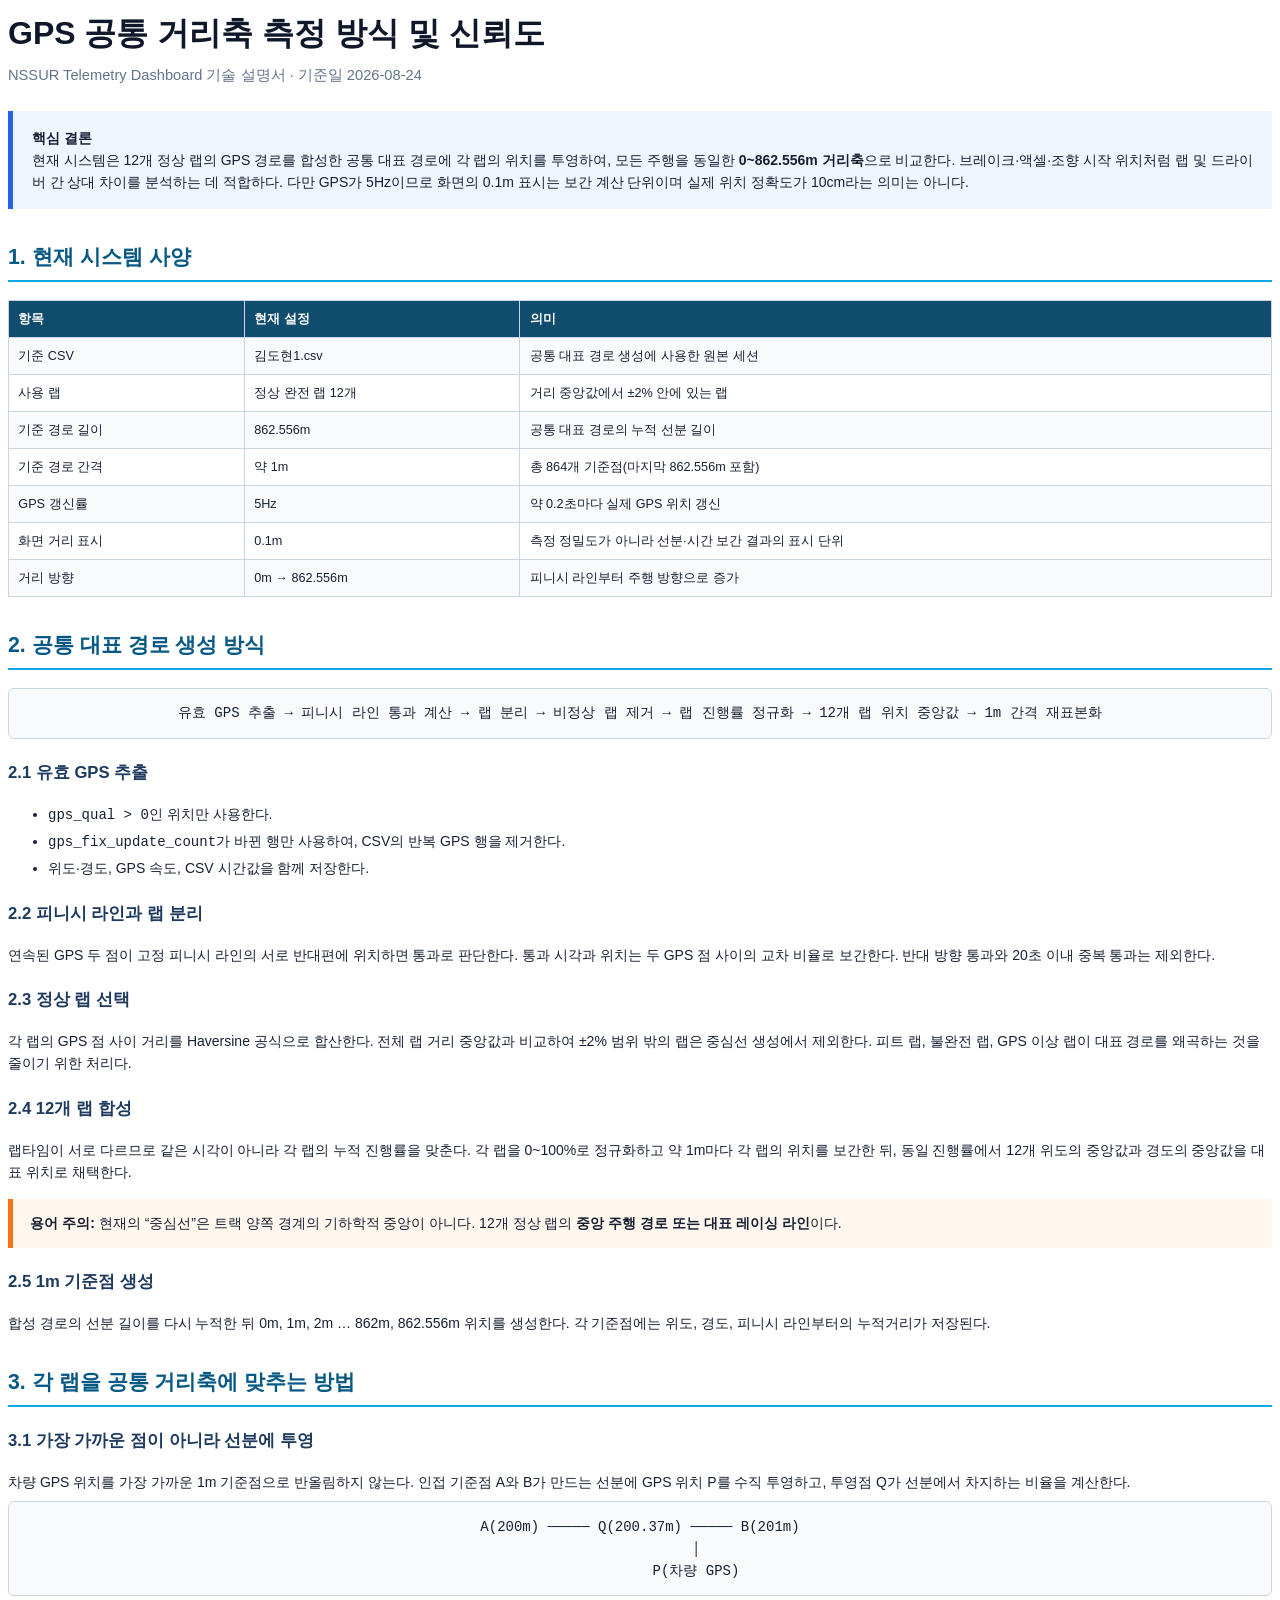
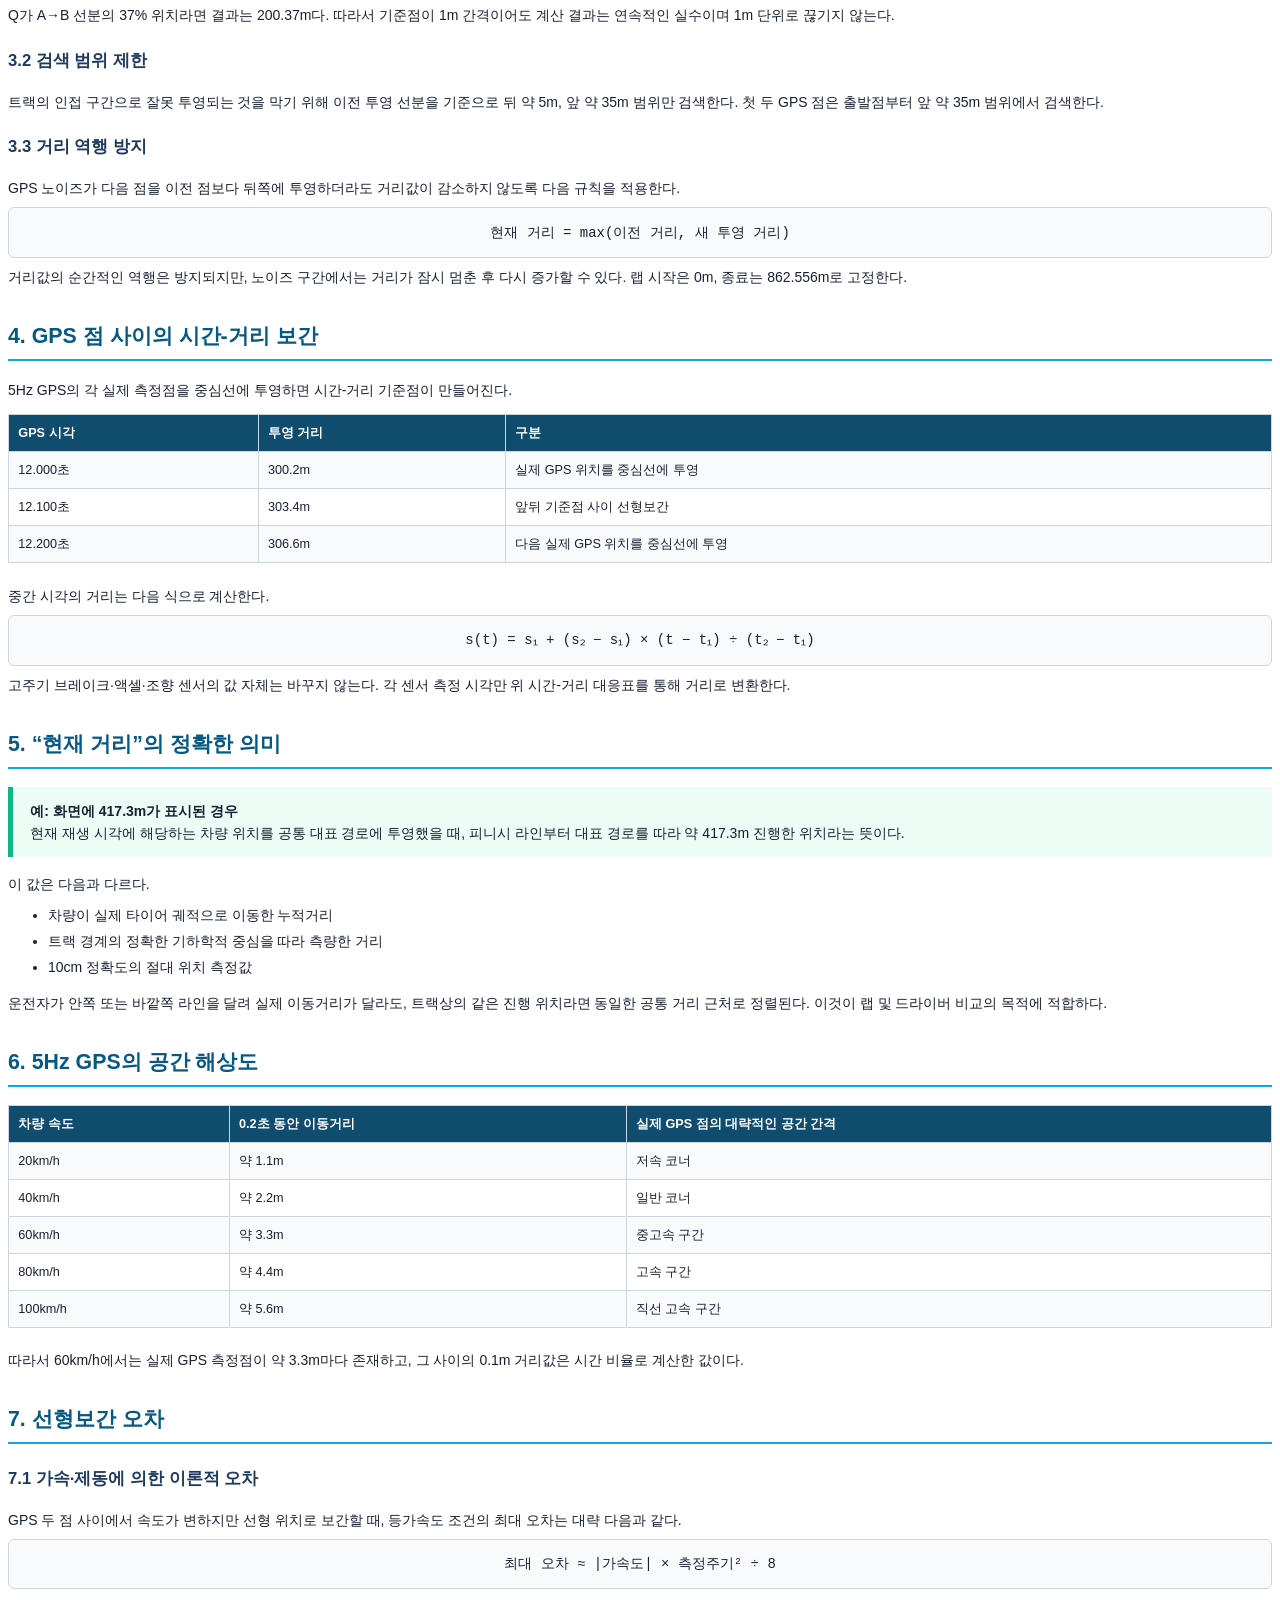
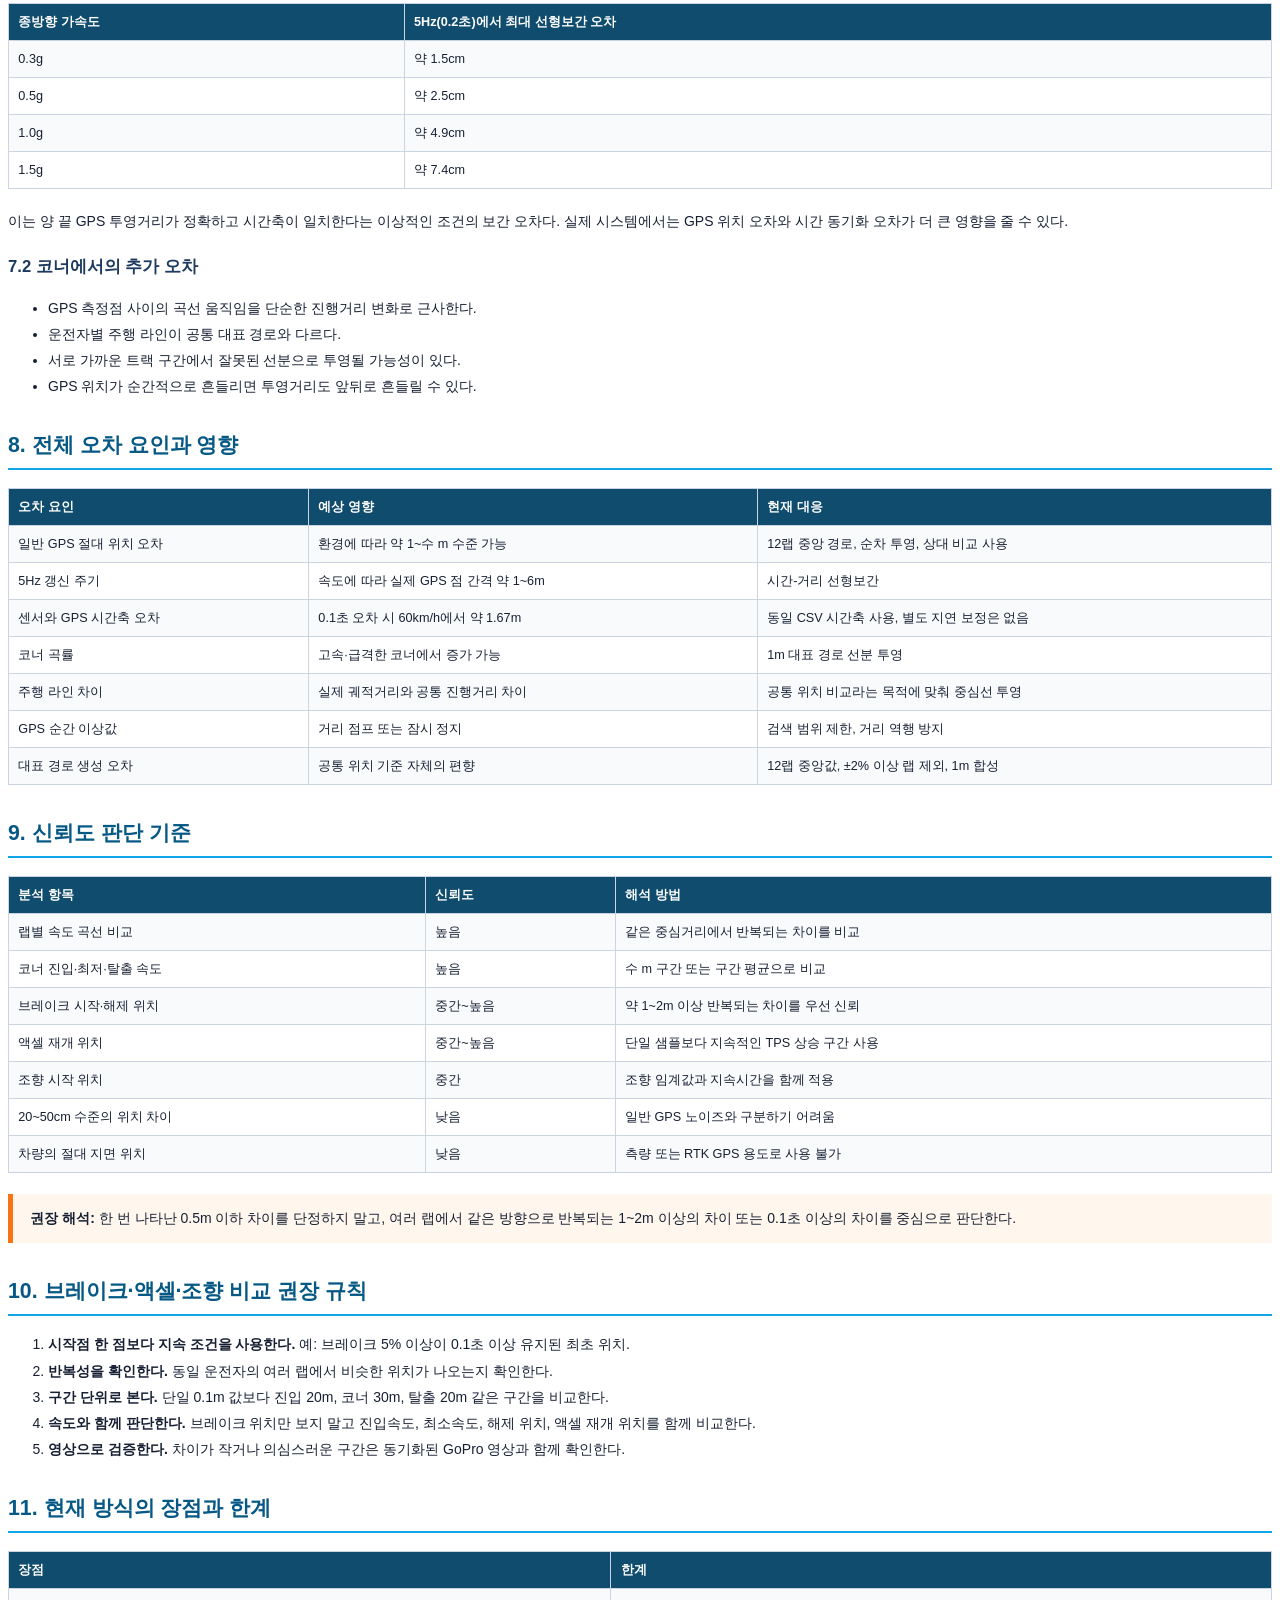
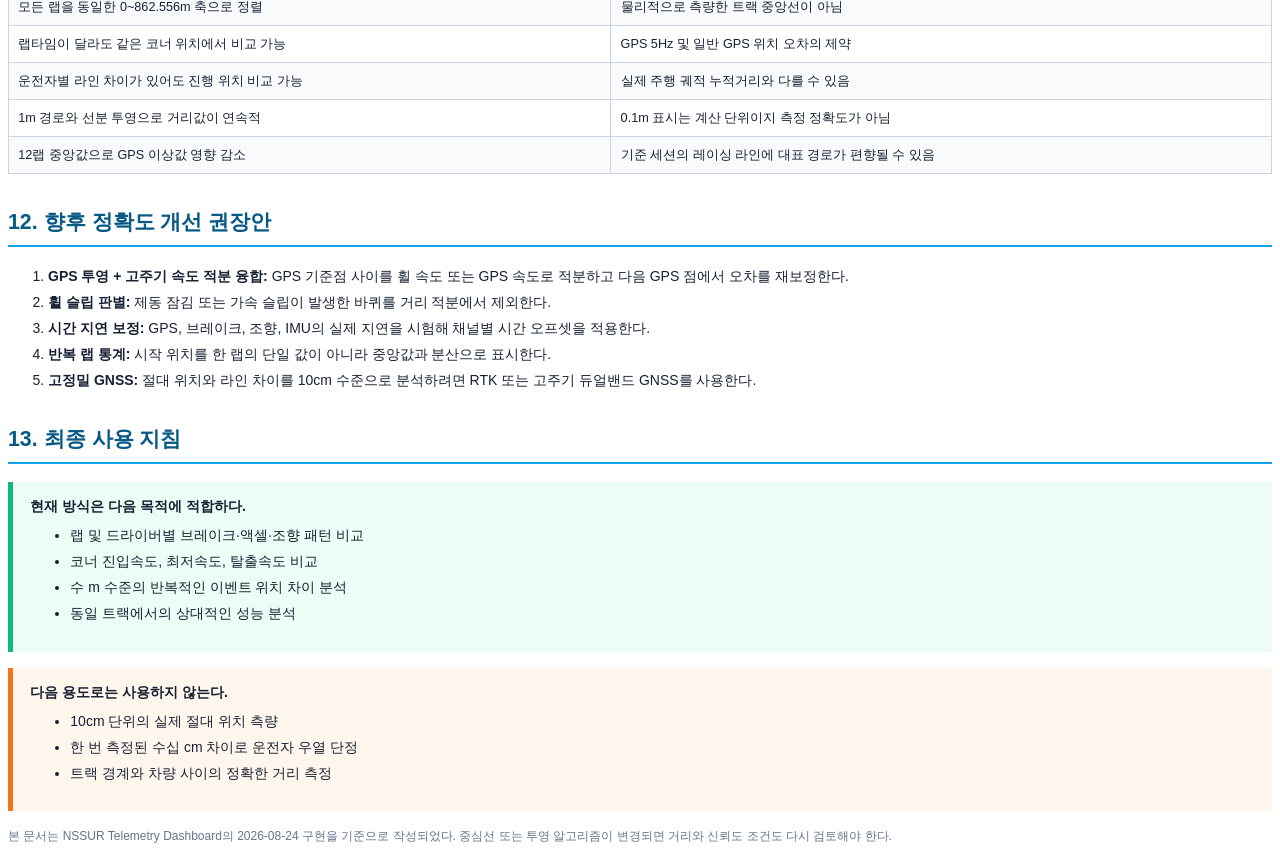
<file: GPS_공통거리축_측정방식_및_신뢰도.html>
<!doctype html>
<html lang="ko">
<head>
<meta charset="utf-8">
<title>GPS 공통 거리축 측정 방식 및 신뢰도</title>
<style>
  @page { size: A4; margin: 18mm; }
  body { font-family: "Apple SD Gothic Neo", "Malgun Gothic", sans-serif; color:#172033; line-height:1.58; font-size:10.5pt; }
  h1 { color:#0f172a; font-size:24pt; margin:0 0 4pt; }
  h2 { color:#075985; font-size:16pt; border-bottom:2px solid #0ea5e9; padding-bottom:4pt; margin-top:24pt; }
  h3 { color:#1e3a5f; font-size:12.5pt; margin-top:16pt; }
  p { margin:6pt 0; }
  .subtitle { color:#64748b; font-size:11pt; margin-bottom:18pt; }
  .summary { background:#eff6ff; border-left:5px solid #2563eb; padding:12pt 14pt; margin:14pt 0; }
  .warning { background:#fff7ed; border-left:5px solid #f97316; padding:10pt 13pt; margin:12pt 0; }
  .good { background:#ecfdf5; border-left:5px solid #10b981; padding:10pt 13pt; margin:12pt 0; }
  table { width:100%; border-collapse:collapse; margin:10pt 0 16pt; font-size:9.5pt; }
  th { background:#0f4c6e; color:white; text-align:left; }
  th, td { border:1px solid #cbd5e1; padding:6pt 7pt; vertical-align:top; }
  tr:nth-child(even) td { background:#f8fafc; }
  code, .mono { font-family:"SFMono-Regular", Menlo, Consolas, monospace; }
  .flow { text-align:center; background:#f8fafc; border:1px solid #cbd5e1; border-radius:6px; padding:10pt; font-family:"SFMono-Regular", Menlo, monospace; }
  .small { color:#64748b; font-size:9pt; }
  ul, ol { margin-top:5pt; }
  li { margin:3pt 0; }
  .page-break { page-break-before:always; }
</style>
</head>
<body>
<h1>GPS 공통 거리축 측정 방식 및 신뢰도</h1>
<div class="subtitle">NSSUR Telemetry Dashboard 기술 설명서 · 기준일 2026-08-24</div>

<div class="summary">
  <b>핵심 결론</b><br>
  현재 시스템은 12개 정상 랩의 GPS 경로를 합성한 공통 대표 경로에 각 랩의 위치를 투영하여, 모든 주행을 동일한 <b>0~862.556m 거리축</b>으로 비교한다. 브레이크·액셀·조향 시작 위치처럼 랩 및 드라이버 간 상대 차이를 분석하는 데 적합하다. 다만 GPS가 5Hz이므로 화면의 0.1m 표시는 보간 계산 단위이며 실제 위치 정확도가 10cm라는 의미는 아니다.
</div>

<h2>1. 현재 시스템 사양</h2>
<table>
  <tr><th>항목</th><th>현재 설정</th><th>의미</th></tr>
  <tr><td>기준 CSV</td><td>김도현1.csv</td><td>공통 대표 경로 생성에 사용한 원본 세션</td></tr>
  <tr><td>사용 랩</td><td>정상 완전 랩 12개</td><td>거리 중앙값에서 ±2% 안에 있는 랩</td></tr>
  <tr><td>기준 경로 길이</td><td>862.556m</td><td>공통 대표 경로의 누적 선분 길이</td></tr>
  <tr><td>기준 경로 간격</td><td>약 1m</td><td>총 864개 기준점(마지막 862.556m 포함)</td></tr>
  <tr><td>GPS 갱신률</td><td>5Hz</td><td>약 0.2초마다 실제 GPS 위치 갱신</td></tr>
  <tr><td>화면 거리 표시</td><td>0.1m</td><td>측정 정밀도가 아니라 선분·시간 보간 결과의 표시 단위</td></tr>
  <tr><td>거리 방향</td><td>0m → 862.556m</td><td>피니시 라인부터 주행 방향으로 증가</td></tr>
</table>

<h2>2. 공통 대표 경로 생성 방식</h2>
<div class="flow">유효 GPS 추출 → 피니시 라인 통과 계산 → 랩 분리 → 비정상 랩 제거 → 랩 진행률 정규화 → 12개 랩 위치 중앙값 → 1m 간격 재표본화</div>

<h3>2.1 유효 GPS 추출</h3>
<ul>
  <li><span class="mono">gps_qual &gt; 0</span>인 위치만 사용한다.</li>
  <li><span class="mono">gps_fix_update_count</span>가 바뀐 행만 사용하여, CSV의 반복 GPS 행을 제거한다.</li>
  <li>위도·경도, GPS 속도, CSV 시간값을 함께 저장한다.</li>
</ul>

<h3>2.2 피니시 라인과 랩 분리</h3>
<p>연속된 GPS 두 점이 고정 피니시 라인의 서로 반대편에 위치하면 통과로 판단한다. 통과 시각과 위치는 두 GPS 점 사이의 교차 비율로 보간한다. 반대 방향 통과와 20초 이내 중복 통과는 제외한다.</p>

<h3>2.3 정상 랩 선택</h3>
<p>각 랩의 GPS 점 사이 거리를 Haversine 공식으로 합산한다. 전체 랩 거리 중앙값과 비교하여 ±2% 범위 밖의 랩은 중심선 생성에서 제외한다. 피트 랩, 불완전 랩, GPS 이상 랩이 대표 경로를 왜곡하는 것을 줄이기 위한 처리다.</p>

<h3>2.4 12개 랩 합성</h3>
<p>랩타임이 서로 다르므로 같은 시각이 아니라 각 랩의 누적 진행률을 맞춘다. 각 랩을 0~100%로 정규화하고 약 1m마다 각 랩의 위치를 보간한 뒤, 동일 진행률에서 12개 위도의 중앙값과 경도의 중앙값을 대표 위치로 채택한다.</p>
<div class="warning"><b>용어 주의:</b> 현재의 “중심선”은 트랙 양쪽 경계의 기하학적 중앙이 아니다. 12개 정상 랩의 <b>중앙 주행 경로 또는 대표 레이싱 라인</b>이다.</div>

<h3>2.5 1m 기준점 생성</h3>
<p>합성 경로의 선분 길이를 다시 누적한 뒤 0m, 1m, 2m … 862m, 862.556m 위치를 생성한다. 각 기준점에는 위도, 경도, 피니시 라인부터의 누적거리가 저장된다.</p>

<h2>3. 각 랩을 공통 거리축에 맞추는 방법</h2>
<h3>3.1 가장 가까운 점이 아니라 선분에 투영</h3>
<p>차량 GPS 위치를 가장 가까운 1m 기준점으로 반올림하지 않는다. 인접 기준점 A와 B가 만드는 선분에 GPS 위치 P를 수직 투영하고, 투영점 Q가 선분에서 차지하는 비율을 계산한다.</p>
<div class="flow">A(200m) ───── Q(200.37m) ───── B(201m)<br>　　　　　　　　│<br>　　　　　　　　P(차량 GPS)</div>
<p>Q가 A→B 선분의 37% 위치라면 결과는 200.37m다. 따라서 기준점이 1m 간격이어도 계산 결과는 연속적인 실수이며 1m 단위로 끊기지 않는다.</p>

<h3>3.2 검색 범위 제한</h3>
<p>트랙의 인접 구간으로 잘못 투영되는 것을 막기 위해 이전 투영 선분을 기준으로 뒤 약 5m, 앞 약 35m 범위만 검색한다. 첫 두 GPS 점은 출발점부터 앞 약 35m 범위에서 검색한다.</p>

<h3>3.3 거리 역행 방지</h3>
<p>GPS 노이즈가 다음 점을 이전 점보다 뒤쪽에 투영하더라도 거리값이 감소하지 않도록 다음 규칙을 적용한다.</p>
<div class="flow">현재 거리 = max(이전 거리, 새 투영 거리)</div>
<p>거리값의 순간적인 역행은 방지되지만, 노이즈 구간에서는 거리가 잠시 멈춘 후 다시 증가할 수 있다. 랩 시작은 0m, 종료는 862.556m로 고정한다.</p>

<h2>4. GPS 점 사이의 시간-거리 보간</h2>
<p>5Hz GPS의 각 실제 측정점을 중심선에 투영하면 시간-거리 기준점이 만들어진다.</p>
<table>
  <tr><th>GPS 시각</th><th>투영 거리</th><th>구분</th></tr>
  <tr><td>12.000초</td><td>300.2m</td><td>실제 GPS 위치를 중심선에 투영</td></tr>
  <tr><td>12.100초</td><td>303.4m</td><td>앞뒤 기준점 사이 선형보간</td></tr>
  <tr><td>12.200초</td><td>306.6m</td><td>다음 실제 GPS 위치를 중심선에 투영</td></tr>
</table>
<p>중간 시각의 거리는 다음 식으로 계산한다.</p>
<div class="flow">s(t) = s₁ + (s₂ − s₁) × (t − t₁) ÷ (t₂ − t₁)</div>
<p>고주기 브레이크·액셀·조향 센서의 값 자체는 바꾸지 않는다. 각 센서 측정 시각만 위 시간-거리 대응표를 통해 거리로 변환한다.</p>

<h2>5. “현재 거리”의 정확한 의미</h2>
<div class="good"><b>예: 화면에 417.3m가 표시된 경우</b><br>현재 재생 시각에 해당하는 차량 위치를 공통 대표 경로에 투영했을 때, 피니시 라인부터 대표 경로를 따라 약 417.3m 진행한 위치라는 뜻이다.</div>
<p>이 값은 다음과 다르다.</p>
<ul>
  <li>차량이 실제 타이어 궤적으로 이동한 누적거리</li>
  <li>트랙 경계의 정확한 기하학적 중심을 따라 측량한 거리</li>
  <li>10cm 정확도의 절대 위치 측정값</li>
</ul>
<p>운전자가 안쪽 또는 바깥쪽 라인을 달려 실제 이동거리가 달라도, 트랙상의 같은 진행 위치라면 동일한 공통 거리 근처로 정렬된다. 이것이 랩 및 드라이버 비교의 목적에 적합하다.</p>

<div class="page-break"></div>
<h2>6. 5Hz GPS의 공간 해상도</h2>
<table>
  <tr><th>차량 속도</th><th>0.2초 동안 이동거리</th><th>실제 GPS 점의 대략적인 공간 간격</th></tr>
  <tr><td>20km/h</td><td>약 1.1m</td><td>저속 코너</td></tr>
  <tr><td>40km/h</td><td>약 2.2m</td><td>일반 코너</td></tr>
  <tr><td>60km/h</td><td>약 3.3m</td><td>중고속 구간</td></tr>
  <tr><td>80km/h</td><td>약 4.4m</td><td>고속 구간</td></tr>
  <tr><td>100km/h</td><td>약 5.6m</td><td>직선 고속 구간</td></tr>
</table>
<p>따라서 60km/h에서는 실제 GPS 측정점이 약 3.3m마다 존재하고, 그 사이의 0.1m 거리값은 시간 비율로 계산한 값이다.</p>

<h2>7. 선형보간 오차</h2>
<h3>7.1 가속·제동에 의한 이론적 오차</h3>
<p>GPS 두 점 사이에서 속도가 변하지만 선형 위치로 보간할 때, 등가속도 조건의 최대 오차는 대략 다음과 같다.</p>
<div class="flow">최대 오차 ≈ |가속도| × 측정주기² ÷ 8</div>
<table>
  <tr><th>종방향 가속도</th><th>5Hz(0.2초)에서 최대 선형보간 오차</th></tr>
  <tr><td>0.3g</td><td>약 1.5cm</td></tr>
  <tr><td>0.5g</td><td>약 2.5cm</td></tr>
  <tr><td>1.0g</td><td>약 4.9cm</td></tr>
  <tr><td>1.5g</td><td>약 7.4cm</td></tr>
</table>
<p>이는 양 끝 GPS 투영거리가 정확하고 시간축이 일치한다는 이상적인 조건의 보간 오차다. 실제 시스템에서는 GPS 위치 오차와 시간 동기화 오차가 더 큰 영향을 줄 수 있다.</p>

<h3>7.2 코너에서의 추가 오차</h3>
<ul>
  <li>GPS 측정점 사이의 곡선 움직임을 단순한 진행거리 변화로 근사한다.</li>
  <li>운전자별 주행 라인이 공통 대표 경로와 다르다.</li>
  <li>서로 가까운 트랙 구간에서 잘못된 선분으로 투영될 가능성이 있다.</li>
  <li>GPS 위치가 순간적으로 흔들리면 투영거리도 앞뒤로 흔들릴 수 있다.</li>
</ul>

<h2>8. 전체 오차 요인과 영향</h2>
<table>
  <tr><th>오차 요인</th><th>예상 영향</th><th>현재 대응</th></tr>
  <tr><td>일반 GPS 절대 위치 오차</td><td>환경에 따라 약 1~수 m 수준 가능</td><td>12랩 중앙 경로, 순차 투영, 상대 비교 사용</td></tr>
  <tr><td>5Hz 갱신 주기</td><td>속도에 따라 실제 GPS 점 간격 약 1~6m</td><td>시간-거리 선형보간</td></tr>
  <tr><td>센서와 GPS 시간축 오차</td><td>0.1초 오차 시 60km/h에서 약 1.67m</td><td>동일 CSV 시간축 사용, 별도 지연 보정은 없음</td></tr>
  <tr><td>코너 곡률</td><td>고속·급격한 코너에서 증가 가능</td><td>1m 대표 경로 선분 투영</td></tr>
  <tr><td>주행 라인 차이</td><td>실제 궤적거리와 공통 진행거리 차이</td><td>공통 위치 비교라는 목적에 맞춰 중심선 투영</td></tr>
  <tr><td>GPS 순간 이상값</td><td>거리 점프 또는 잠시 정지</td><td>검색 범위 제한, 거리 역행 방지</td></tr>
  <tr><td>대표 경로 생성 오차</td><td>공통 위치 기준 자체의 편향</td><td>12랩 중앙값, ±2% 이상 랩 제외, 1m 합성</td></tr>
</table>

<h2>9. 신뢰도 판단 기준</h2>
<table>
  <tr><th>분석 항목</th><th>신뢰도</th><th>해석 방법</th></tr>
  <tr><td>랩별 속도 곡선 비교</td><td>높음</td><td>같은 중심거리에서 반복되는 차이를 비교</td></tr>
  <tr><td>코너 진입·최저·탈출 속도</td><td>높음</td><td>수 m 구간 또는 구간 평균으로 비교</td></tr>
  <tr><td>브레이크 시작·해제 위치</td><td>중간~높음</td><td>약 1~2m 이상 반복되는 차이를 우선 신뢰</td></tr>
  <tr><td>액셀 재개 위치</td><td>중간~높음</td><td>단일 샘플보다 지속적인 TPS 상승 구간 사용</td></tr>
  <tr><td>조향 시작 위치</td><td>중간</td><td>조향 임계값과 지속시간을 함께 적용</td></tr>
  <tr><td>20~50cm 수준의 위치 차이</td><td>낮음</td><td>일반 GPS 노이즈와 구분하기 어려움</td></tr>
  <tr><td>차량의 절대 지면 위치</td><td>낮음</td><td>측량 또는 RTK GPS 용도로 사용 불가</td></tr>
</table>

<div class="warning"><b>권장 해석:</b> 한 번 나타난 0.5m 이하 차이를 단정하지 말고, 여러 랩에서 같은 방향으로 반복되는 1~2m 이상의 차이 또는 0.1초 이상의 차이를 중심으로 판단한다.</div>

<h2>10. 브레이크·액셀·조향 비교 권장 규칙</h2>
<ol>
  <li><b>시작점 한 점보다 지속 조건을 사용한다.</b> 예: 브레이크 5% 이상이 0.1초 이상 유지된 최초 위치.</li>
  <li><b>반복성을 확인한다.</b> 동일 운전자의 여러 랩에서 비슷한 위치가 나오는지 확인한다.</li>
  <li><b>구간 단위로 본다.</b> 단일 0.1m 값보다 진입 20m, 코너 30m, 탈출 20m 같은 구간을 비교한다.</li>
  <li><b>속도와 함께 판단한다.</b> 브레이크 위치만 보지 말고 진입속도, 최소속도, 해제 위치, 액셀 재개 위치를 함께 비교한다.</li>
  <li><b>영상으로 검증한다.</b> 차이가 작거나 의심스러운 구간은 동기화된 GoPro 영상과 함께 확인한다.</li>
</ol>

<h2>11. 현재 방식의 장점과 한계</h2>
<table>
  <tr><th>장점</th><th>한계</th></tr>
  <tr><td>모든 랩을 동일한 0~862.556m 축으로 정렬</td><td>물리적으로 측량한 트랙 중앙선이 아님</td></tr>
  <tr><td>랩타임이 달라도 같은 코너 위치에서 비교 가능</td><td>GPS 5Hz 및 일반 GPS 위치 오차의 제약</td></tr>
  <tr><td>운전자별 라인 차이가 있어도 진행 위치 비교 가능</td><td>실제 주행 궤적 누적거리와 다를 수 있음</td></tr>
  <tr><td>1m 경로와 선분 투영으로 거리값이 연속적</td><td>0.1m 표시는 계산 단위이지 측정 정확도가 아님</td></tr>
  <tr><td>12랩 중앙값으로 GPS 이상값 영향 감소</td><td>기준 세션의 레이싱 라인에 대표 경로가 편향될 수 있음</td></tr>
</table>

<h2>12. 향후 정확도 개선 권장안</h2>
<ol>
  <li><b>GPS 투영 + 고주기 속도 적분 융합:</b> GPS 기준점 사이를 휠 속도 또는 GPS 속도로 적분하고 다음 GPS 점에서 오차를 재보정한다.</li>
  <li><b>휠 슬립 판별:</b> 제동 잠김 또는 가속 슬립이 발생한 바퀴를 거리 적분에서 제외한다.</li>
  <li><b>시간 지연 보정:</b> GPS, 브레이크, 조향, IMU의 실제 지연을 시험해 채널별 시간 오프셋을 적용한다.</li>
  <li><b>반복 랩 통계:</b> 시작 위치를 한 랩의 단일 값이 아니라 중앙값과 분산으로 표시한다.</li>
  <li><b>고정밀 GNSS:</b> 절대 위치와 라인 차이를 10cm 수준으로 분석하려면 RTK 또는 고주기 듀얼밴드 GNSS를 사용한다.</li>
</ol>

<h2>13. 최종 사용 지침</h2>
<div class="good">
  <b>현재 방식은 다음 목적에 적합하다.</b>
  <ul>
    <li>랩 및 드라이버별 브레이크·액셀·조향 패턴 비교</li>
    <li>코너 진입속도, 최저속도, 탈출속도 비교</li>
    <li>수 m 수준의 반복적인 이벤트 위치 차이 분석</li>
    <li>동일 트랙에서의 상대적인 성능 분석</li>
  </ul>
</div>
<div class="warning">
  <b>다음 용도로는 사용하지 않는다.</b>
  <ul>
    <li>10cm 단위의 실제 절대 위치 측량</li>
    <li>한 번 측정된 수십 cm 차이로 운전자 우열 단정</li>
    <li>트랙 경계와 차량 사이의 정확한 거리 측정</li>
  </ul>
</div>

<p class="small">본 문서는 NSSUR Telemetry Dashboard의 2026-08-24 구현을 기준으로 작성되었다. 중심선 또는 투영 알고리즘이 변경되면 거리와 신뢰도 조건도 다시 검토해야 한다.</p>
</body>
</html>
</file>
